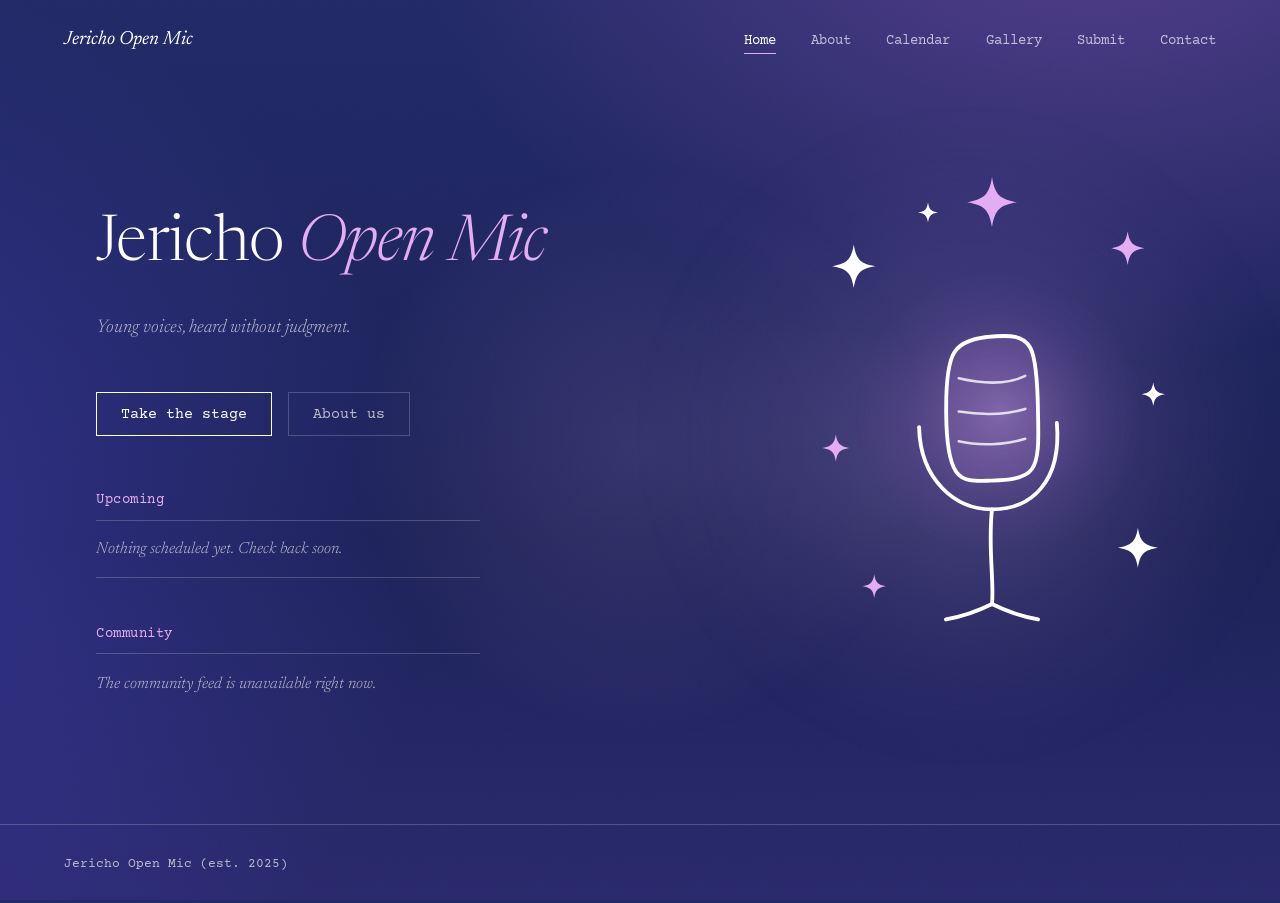
<file: index.html>
<!DOCTYPE html>
<html lang="en">
<head>
<meta charset="utf-8">
<meta name="viewport" content="width=device-width, initial-scale=1">
<title>Jericho Open Mic</title>
<meta name="description" content="Jericho Open Mic: a safe space for poets, comedians, writers, artists, and performers.">
<link rel="preconnect" href="https://fonts.googleapis.com"><link rel="preconnect" href="https://fonts.gstatic.com" crossorigin>
<link href="https://fonts.googleapis.com/css2?family=Courier+Prime&family=Newsreader:ital,opsz,wght@0,6..72,300;0,6..72,400;1,6..72,300;1,6..72,400&display=swap" rel="stylesheet">
<link rel="icon" href="/favicon.svg" type="image/svg+xml">
<link rel="icon" href="/favicon-48.png" sizes="48x48" type="image/png">
<link rel="icon" href="/favicon.ico" sizes="32x32">
<link rel="apple-touch-icon" href="/apple-touch-icon.png">
<link rel="stylesheet" href="styles.css">
</head>
<body data-page="home">
<a class="skip" href="#main">Skip to content</a>
<header class="site-header">
  <a class="brand" href="index.html">Jericho Open Mic</a>
  <button class="menu-btn" aria-expanded="false" aria-controls="nav">Menu</button>
  <nav class="nav" id="nav" aria-label="Main"><ul>
    <li><a href="index.html" aria-current="page">Home</a></li>
    <li><a href="about.html">About</a></li>
    <li><a href="calendar.html">Calendar</a></li>
    <li><a href="gallery.html">Gallery</a></li>
    <li><a href="submit.html">Submit</a></li>
    <li><a href="contact.html">Contact</a></li>
  </ul></nav>
</header>
<main id="main">
<section class="hero">
  <div class="hero-copy">
    <h1>Jericho <em>Open Mic</em></h1>
    <p class="fragment">Young voices, heard without judgment.</p>
    <div class="actions"><a class="btn" href="submit.html">Take the stage</a><a class="btn quiet" href="about.html">About us</a></div>
        <div class="feed"><span class="label">Upcoming</span><ul class="feed-list" id="feed-list"></ul></div>
    <div class="discord">
      <span class="label">Community</span>
      <div class="discord-body" id="discord-body"><p class="discord-note">Loading...</p></div>
    </div>
  </div>
  <div class="hero-art" aria-hidden="true">
    <svg viewBox="0 0 300 360" fill="none" stroke-linecap="round" stroke-linejoin="round">
      <defs><radialGradient id="glow"><stop offset="0" stop-color="#ab81cd" stop-opacity=".5"/><stop offset=".7" stop-color="#654597" stop-opacity=".18"/><stop offset="1" stop-color="#654597" stop-opacity="0"/></radialGradient></defs>
      <g class="halo"><path fill="url(#glow)" d="M262.4 195C264.4 220.2 255.6 249.8 236.9 268.8C218.1 287.7 176.7 307.1 150 308.7C123.3 310.3 93.8 297.6 76.6 278.6C59.4 259.7 46.8 221.3 46.8 195C46.8 168.7 59.1 142.2 76.3 120.8C93.5 99.4 125.2 67 150 66.5C174.8 66 206.2 96.4 224.9 117.8C243.7 139.2 260.4 169.8 262.4 195Z"><animate attributeName="d" dur="12s" begin="0s" repeatCount="indefinite" calcMode="spline" keyTimes="0;0.2;0.5;0.8;1" keySplines=".45 0 .55 1;.45 0 .55 1;.45 0 .55 1;.45 0 .55 1" values="M262.4 195C264.4 220.2 255.6 249.8 236.9 268.8C218.1 287.7 176.7 307.1 150 308.7C123.3 310.3 93.8 297.6 76.6 278.6C59.4 259.7 46.8 221.3 46.8 195C46.8 168.7 59.1 142.2 76.3 120.8C93.5 99.4 125.2 67 150 66.5C174.8 66 206.2 96.4 224.9 117.8C243.7 139.2 260.4 169.8 262.4 195Z;M272.1 195C271.8 221.9 255.5 258.9 235.2 276.1C214.8 293.3 179.5 298.9 150 298.5C120.5 298.1 76.2 290.9 58.5 273.7C40.7 256.4 41.3 223.2 43.4 195C45.5 166.8 53.1 124.5 70.9 104.4C88.7 84.3 122.4 72.7 150 74.4C177.6 76.1 216.2 94.3 236.6 114.4C256.9 134.6 272.3 168.1 272.1 195Z;M269.5 195C267.8 223.1 243.4 252.5 223.5 271.8C203.6 291.1 175.5 309.3 150 310.7C124.5 312.1 90.2 299.7 70.8 280.4C51.3 261.1 35.3 223.9 33.5 195C31.7 166.1 40.5 127.1 59.9 107.1C79.3 87 121 75.3 150 74.6C179 74 214.1 83 234 103.1C253.9 123.1 271.3 166.9 269.5 195Z;M275.3 195C276.4 221.7 265.2 248.8 244.3 269.8C223.4 290.8 178.3 319.8 150 321.2C121.7 322.6 91.6 299.2 74.4 278.2C57.2 257.2 49.1 223 46.7 195C44.4 167 43.4 128.6 60.6 109.9C77.8 91.2 120.5 83 150 83C179.5 82.9 217 90.8 237.9 109.4C258.7 128.1 274.3 168.3 275.3 195Z;M262.4 195C264.4 220.2 255.6 249.8 236.9 268.8C218.1 287.7 176.7 307.1 150 308.7C123.3 310.3 93.8 297.6 76.6 278.6C59.4 259.7 46.8 221.3 46.8 195C46.8 168.7 59.1 142.2 76.3 120.8C93.5 99.4 125.2 67 150 66.5C174.8 66 206.2 96.4 224.9 117.8C243.7 139.2 260.4 169.8 262.4 195Z"/></path></g>
      <g stroke="#e2adf2" stroke-width="1.2">
        <g class="ring"><path d="M255.4 195C257.2 220.4 245.4 256.4 227.9 274.2C210.3 292 174.3 302.5 150 302C125.7 301.4 99.8 288.9 82.1 271.1C64.3 253.3 45 219.5 43.4 195C41.7 170.5 54.6 142 72.4 124.2C90.1 106.4 125.8 88.3 150 88C174.2 87.6 199.9 104.1 217.5 121.9C235 139.8 253.7 169.6 255.4 195Z"><animate attributeName="d" dur="10s" begin="0s" repeatCount="indefinite" calcMode="spline" keyTimes="0;0.3;0.7;1" keySplines=".45 0 .55 1;.45 0 .55 1;.45 0 .55 1" values="M255.4 195C257.2 220.4 245.4 256.4 227.9 274.2C210.3 292 174.3 302.5 150 302C125.7 301.4 99.8 288.9 82.1 271.1C64.3 253.3 45 219.5 43.4 195C41.7 170.5 54.6 142 72.4 124.2C90.1 106.4 125.8 88.3 150 88C174.2 87.6 199.9 104.1 217.5 121.9C235 139.8 253.7 169.6 255.4 195Z;M248 195C247.6 219.9 234.3 255.4 217.9 272C201.6 288.5 173.3 294.2 150 294.5C126.7 294.7 93.9 289.8 77.8 273.3C61.8 256.7 53.9 221.1 53.5 195C53.2 168.9 59.8 135 75.8 116.6C91.9 98.2 125.9 83.5 150 84.4C174.1 85.4 204.4 104.1 220.7 122.5C237.1 141 248.5 170.1 248 195Z;M251.5 195C251.5 219.2 246.3 247.6 229.4 264.1C212.5 280.6 174.9 293.5 150 294.2C125.1 294.9 97.5 284.9 79.9 268.3C62.3 251.8 43.9 219.3 44.4 195C44.9 170.7 65.2 140 82.8 122.5C100.4 105 125.6 90.4 150 89.8C174.4 89.2 212.4 101.5 229.3 119C246.2 136.6 251.4 170.8 251.5 195Z;M255.4 195C257.2 220.4 245.4 256.4 227.9 274.2C210.3 292 174.3 302.5 150 302C125.7 301.4 99.8 288.9 82.1 271.1C64.3 253.3 45 219.5 43.4 195C41.7 170.5 54.6 142 72.4 124.2C90.1 106.4 125.8 88.3 150 88C174.2 87.6 199.9 104.1 217.5 121.9C235 139.8 253.7 169.6 255.4 195Z"/></path></g>
        <g class="ring" style="--w:2.5s"><path d="M254.3 195C255.3 217.9 243.2 244.7 225.8 262.9C208.4 281 175.7 302.5 150 304C124.3 305.6 88.7 290.5 71.7 272.3C54.7 254.2 46.3 220.4 47.9 195C49.6 169.6 64.5 135.8 81.5 119.8C98.5 103.7 126.9 97.8 150 98.8C173.1 99.8 202.5 109.7 219.8 125.8C237.2 141.8 253.3 172.1 254.3 195Z"><animate attributeName="d" dur="10s" begin="-3s" repeatCount="indefinite" calcMode="spline" keyTimes="0;0.3;0.7;1" keySplines=".45 0 .55 1;.45 0 .55 1;.45 0 .55 1" values="M254.3 195C255.3 217.9 243.2 244.7 225.8 262.9C208.4 281 175.7 302.5 150 304C124.3 305.6 88.7 290.5 71.7 272.3C54.7 254.2 46.3 220.4 47.9 195C49.6 169.6 64.5 135.8 81.5 119.8C98.5 103.7 126.9 97.8 150 98.8C173.1 99.8 202.5 109.7 219.8 125.8C237.2 141.8 253.3 172.1 254.3 195Z;M251.1 195C249.3 219.8 234 247.2 217.2 264.1C200.3 281 172.4 295 150 296.5C127.6 298.1 100.2 290.2 82.5 273.3C64.8 256.4 44.4 220 43.9 195C43.5 170 61.9 139.6 79.6 123.4C97.3 107.2 125.3 99.2 150 97.8C174.7 96.4 211.1 99 228 115.2C244.8 131.4 252.9 170.2 251.1 195Z;M253.4 195C252.4 219.7 235.5 246.8 218.3 263.5C201 280.1 174.3 294.6 150 294.8C125.7 294.9 88.2 280.9 72.3 264.2C56.4 247.6 53.9 218 54.6 195C55.2 172 60.2 141.9 76.1 126C92 110 125.4 101.3 150 99.5C174.6 97.7 206.7 99.5 223.9 115.4C241.1 131.3 254.3 170.3 253.4 195Z;M254.3 195C255.3 217.9 243.2 244.7 225.8 262.9C208.4 281 175.7 302.5 150 304C124.3 305.6 88.7 290.5 71.7 272.3C54.7 254.2 46.3 220.4 47.9 195C49.6 169.6 64.5 135.8 81.5 119.8C98.5 103.7 126.9 97.8 150 98.8C173.1 99.8 202.5 109.7 219.8 125.8C237.2 141.8 253.3 172.1 254.3 195Z"/></path></g>
      </g>
      <g class="mic" stroke="#fff" stroke-width="3">
        <path fill="#ab81cd" fill-opacity=".14" d="M150 125C160.7 125 175.5 127 182 137C188.5 147 189.2 169.8 189 185C188.8 200.2 187.5 218.5 181 228C174.5 237.5 160.3 242 150 242C139.7 242 125.5 237.5 119 228C112.5 218.5 111.2 200.2 111 185C110.8 169.8 111.5 147 118 137C124.5 127 139.3 125 150 125Z"><animate attributeName="d" dur="8s" begin="0s" repeatCount="indefinite" calcMode="spline" keyTimes="0;0.2;0.5;0.8;1" keySplines=".45 0 .55 1;.45 0 .55 1;.45 0 .55 1;.45 0 .55 1" values="M150 125C160.7 125 175.5 127 182 137C188.5 147 189.2 169.8 189 185C188.8 200.2 187.5 218.5 181 228C174.5 237.5 160.3 242 150 242C139.7 242 125.5 237.5 119 228C112.5 218.5 111.2 200.2 111 185C110.8 169.8 111.5 147 118 137C124.5 127 139.3 125 150 125Z;M153.3 126.8C163.1 126.2 174.4 125.7 179.9 135.8C185.3 145.9 185.8 171.7 186 187.4C186.2 203.2 187.5 221.8 181.3 230.5C175 239.2 158.4 239.2 148.5 239.5C138.6 239.8 127.5 241 121.8 232.4C116.1 223.7 114.3 203.3 114.2 187.8C114 172.2 114.3 149.3 120.9 139.2C127.4 129 143.4 127.3 153.3 126.8Z;M147.5 125.2C158.4 124.9 174.5 123.1 180.7 132.8C186.9 142.4 185.1 166.9 184.8 183C184.4 199.2 183.9 220 178.8 229.7C173.7 239.5 163.4 241.1 154.1 241.5C144.8 242 129.4 242 122.9 232.4C116.4 222.8 116.3 200.1 115.1 183.8C113.9 167.5 110.1 144.3 115.5 134.5C120.9 124.8 136.7 125.5 147.5 125.2Z;M147.3 122.3C158.6 122.5 175.7 130.2 183.1 140.6C190.6 151 192.2 169.8 192.1 184.8C191.9 199.8 190 220.9 182.4 230.7C174.7 240.5 156.2 243.5 146.3 243.4C136.3 243.4 128.2 240.3 122.7 230.5C117.2 220.8 114.5 200 113.3 184.8C112 169.6 109.4 150 115.1 139.6C120.8 129.2 135.9 122.2 147.3 122.3Z;M150 125C160.7 125 175.5 127 182 137C188.5 147 189.2 169.8 189 185C188.8 200.2 187.5 218.5 181 228C174.5 237.5 160.3 242 150 242C139.7 242 125.5 237.5 119 228C112.5 218.5 111.2 200.2 111 185C110.8 169.8 111.5 147 118 137C124.5 127 139.3 125 150 125Z"/></path>
        <g stroke-width="2" stroke-opacity=".8">
          <path d="M124 159.3C140 165.8 160 165.8 176 157.3"><animate attributeName="d" dur="8s" begin="0s" repeatCount="indefinite" calcMode="spline" keyTimes="0;0.2;0.5;0.8;1" keySplines=".45 0 .55 1;.45 0 .55 1;.45 0 .55 1;.45 0 .55 1" values="M124 159.3C140 165.8 160 165.8 176 157.3;M124 159.6C140 163.4 160 165.7 176 157.6;M124 160.9C140 162 160 160.8 176 158.9;M124 158.6C140 166.4 160 164.8 176 156.6;M124 159.3C140 165.8 160 165.8 176 157.3"/></path><path d="M124 183.6C140 191 160 190.9 176 181.6"><animate attributeName="d" dur="8s" begin="0s" repeatCount="indefinite" calcMode="spline" keyTimes="0;0.2;0.5;0.8;1" keySplines=".45 0 .55 1;.45 0 .55 1;.45 0 .55 1;.45 0 .55 1" values="M124 183.6C140 191 160 190.9 176 181.6;M124 185.6C140 188.1 160 188.3 176 183.6;M124 183.5C140 186.1 160 190.8 176 181.5;M124 185.6C140 189.2 160 190.6 176 183.6;M124 183.6C140 191 160 190.9 176 181.6"/></path><path d="M124 209.7C140 216.2 160 215 176 207.7"><animate attributeName="d" dur="8s" begin="0s" repeatCount="indefinite" calcMode="spline" keyTimes="0;0.2;0.5;0.8;1" keySplines=".45 0 .55 1;.45 0 .55 1;.45 0 .55 1;.45 0 .55 1" values="M124 209.7C140 216.2 160 215 176 207.7;M124 208.8C140 212.5 160 211.8 176 206.8;M124 209C140 214.5 160 211.6 176 207;M124 209.7C140 211.8 160 215.5 176 207.7;M124 209.7C140 216.2 160 215 176 207.7"/></path>
        </g>
        <path d="M95.1 195.7C97.8 244 119.2 263.7 150 262C182 262.1 204.2 233.2 202.6 192.1"><animate attributeName="d" dur="8s" begin="0s" repeatCount="indefinite" calcMode="spline" keyTimes="0;0.2;0.5;0.8;1" keySplines=".45 0 .55 1;.45 0 .55 1;.45 0 .55 1;.45 0 .55 1" values="M95.1 195.7C97.8 244 119.2 263.7 150 262C182 262.1 204.2 233.2 202.6 192.1;M93 197.8C93.7 239.7 122.3 262.2 150 262C180.3 262.1 204.6 240.8 200.6 194.4;M94.5 194.7C99.7 240.1 120.6 263 150 262C186.1 261.8 205.1 238.1 203.1 195.2;M95.7 196.2C96.8 244.4 122 263.5 150 262C186.4 261 204.6 242.4 205 191.8;M95.1 195.7C97.8 244 119.2 263.7 150 262C182 262.1 204.2 233.2 202.6 192.1"/></path>
        <path d="M150 262C147.2 289.5 144.7 312.9 150 336"><animate attributeName="d" dur="8s" begin="0s" repeatCount="indefinite" calcMode="spline" keyTimes="0;0.2;0.5;0.8;1" keySplines=".45 0 .55 1;.45 0 .55 1;.45 0 .55 1;.45 0 .55 1" values="M150 262C147.2 289.5 144.7 312.9 150 336;M150 262C146.7 291.4 151.8 318.2 150 336;M150 262C147.5 291.7 150.6 312.1 150 336;M150 262C154.8 293.7 146.2 318.6 150 336;M150 262C147.2 289.5 144.7 312.9 150 336"/></path>
        <path d="M150 336C138 342 126 346 114 348"/><path d="M150 336C162 342 174 346 186 348"/>
      </g>
      <g>
        <g transform="translate(42 72) scale(1.3)"><g class="twinkle" style="--w:0s"><path d="M0 -13C1.5 -4 4 -1.5 13 0C4 1.5 1.5 4 0 13C-1.5 4 -4 1.5 -13 0C-4 -1.5 -1.5 -4 0 -13Z" fill="#fff"/></g></g>
        <g transform="translate(256 58) scale(1)"><g class="twinkle" style="--w:1.1s"><path d="M0 -13C1.5 -4 4 -1.5 13 0C4 1.5 1.5 4 0 13C-1.5 4 -4 1.5 -13 0C-4 -1.5 -1.5 -4 0 -13Z" fill="#e2adf2"/></g></g>
        <g transform="translate(276 172) scale(0.7)"><g class="twinkle" style="--w:2.2s"><path d="M0 -13C1.5 -4 4 -1.5 13 0C4 1.5 1.5 4 0 13C-1.5 4 -4 1.5 -13 0C-4 -1.5 -1.5 -4 0 -13Z" fill="#fff"/></g></g>
        <g transform="translate(28 214) scale(0.8)"><g class="twinkle" style="--w:0.6s"><path d="M0 -13C1.5 -4 4 -1.5 13 0C4 1.5 1.5 4 0 13C-1.5 4 -4 1.5 -13 0C-4 -1.5 -1.5 -4 0 -13Z" fill="#e2adf2"/></g></g>
        <g transform="translate(264 292) scale(1.2)"><g class="twinkle" style="--w:1.7s"><path d="M0 -13C1.5 -4 4 -1.5 13 0C4 1.5 1.5 4 0 13C-1.5 4 -4 1.5 -13 0C-4 -1.5 -1.5 -4 0 -13Z" fill="#fff"/></g></g>
        <g transform="translate(58 322) scale(0.7)"><g class="twinkle" style="--w:2.6s"><path d="M0 -13C1.5 -4 4 -1.5 13 0C4 1.5 1.5 4 0 13C-1.5 4 -4 1.5 -13 0C-4 -1.5 -1.5 -4 0 -13Z" fill="#e2adf2"/></g></g>
        <g transform="translate(150 22) scale(1.5)"><g class="twinkle" style="--w:0.3s"><path d="M0 -13C1.5 -4 4 -1.5 13 0C4 1.5 1.5 4 0 13C-1.5 4 -4 1.5 -13 0C-4 -1.5 -1.5 -4 0 -13Z" fill="#e2adf2"/></g></g>
        <g transform="translate(100 30) scale(0.6)"><g class="twinkle" style="--w:1.4s"><path d="M0 -13C1.5 -4 4 -1.5 13 0C4 1.5 1.5 4 0 13C-1.5 4 -4 1.5 -13 0C-4 -1.5 -1.5 -4 0 -13Z" fill="#fff"/></g></g>
      </g>
    </svg>
  </div>
</section>
</main>
<footer>Jericho Open Mic (est. 2025)</footer>
<script src="content.js"></script>
<script src="script.js"></script>
</body>
</html>
</file>
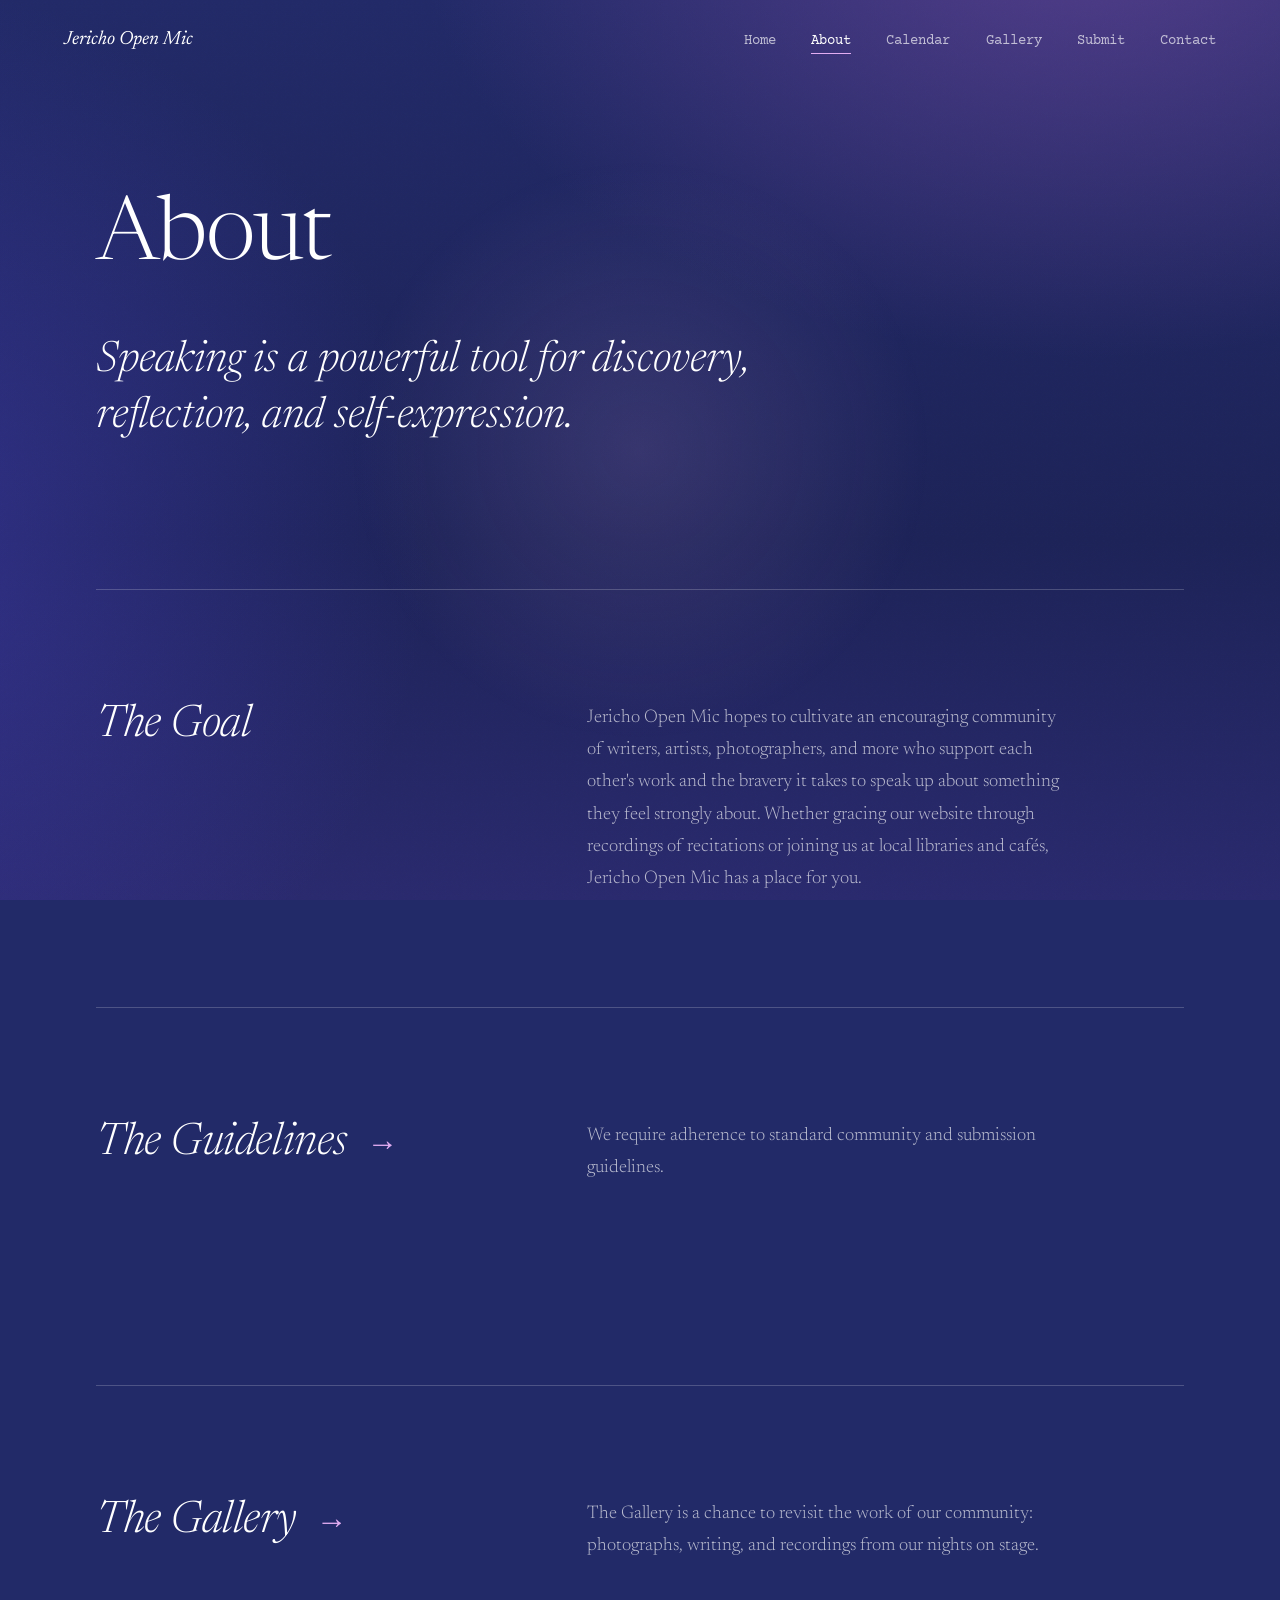
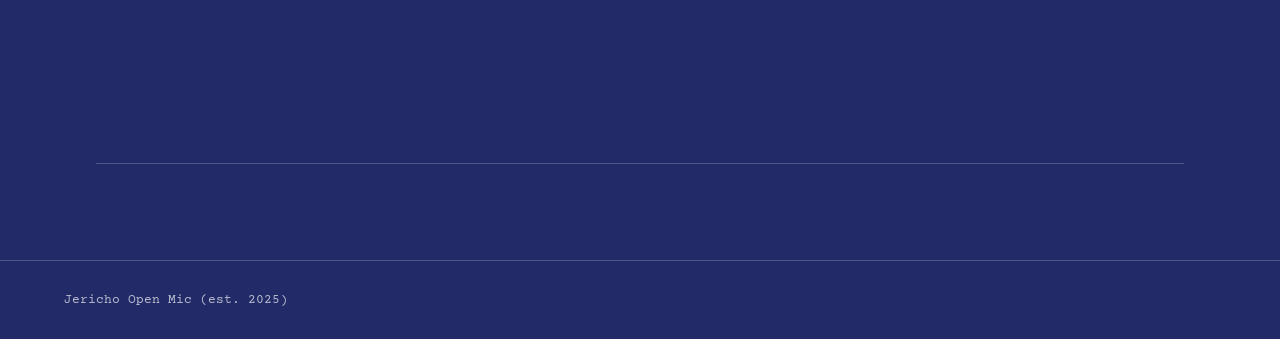
<file: about.html>
<!DOCTYPE html>
<html lang="en">
<head>
<meta charset="utf-8">
<meta name="viewport" content="width=device-width, initial-scale=1">
<title>About - Jericho Open Mic</title>
<meta name="description" content="Jericho Open Mic: a safe space for poets, comedians, writers, artists, and performers.">
<link rel="preconnect" href="https://fonts.googleapis.com"><link rel="preconnect" href="https://fonts.gstatic.com" crossorigin>
<link href="https://fonts.googleapis.com/css2?family=Courier+Prime&family=Newsreader:ital,opsz,wght@0,6..72,300;0,6..72,400;1,6..72,300;1,6..72,400&display=swap" rel="stylesheet">
<link rel="icon" href="/favicon.svg" type="image/svg+xml">
<link rel="icon" href="/favicon-48.png" sizes="48x48" type="image/png">
<link rel="icon" href="/favicon.ico" sizes="32x32">
<link rel="apple-touch-icon" href="/apple-touch-icon.png">
<link rel="stylesheet" href="styles.css">
</head>
<body data-page="about">
<a class="skip" href="#main">Skip to content</a>
<header class="site-header">
  <a class="brand" href="index.html">Jericho Open Mic</a>
  <button class="menu-btn" aria-expanded="false" aria-controls="nav">Menu</button>
  <nav class="nav" id="nav" aria-label="Main"><ul>
    <li><a href="index.html">Home</a></li>
    <li><a href="about.html" aria-current="page">About</a></li>
    <li><a href="calendar.html">Calendar</a></li>
    <li><a href="gallery.html">Gallery</a></li>
    <li><a href="submit.html">Submit</a></li>
    <li><a href="contact.html">Contact</a></li>
  </ul></nav>
</header>
<main id="main">
<div class="page-head"><h1>About</h1></div>
<div class="wrap">
  <p class="about-lead">Speaking is a powerful tool for discovery, reflection, and self-expression.</p>
  <div class="about-table">
    <section class="about-row">
      <h2>The Goal</h2>
      <p>Jericho Open Mic hopes to cultivate an encouraging community of writers, artists, photographers, and more who support each other's work and the bravery it takes to speak up about something they feel strongly about. Whether gracing our website through recordings of recitations or joining us at local libraries and cafés, Jericho Open Mic has a place for you.</p>
    </section>
    <section class="about-row">
      <h2><a href="submit.html">The Guidelines <span aria-hidden="true">&rarr;</span></a></h2>
      <p>We require adherence to standard community and submission guidelines.</p>
    </section>
    <section class="about-row">
      <h2><a href="gallery.html">The Gallery <span aria-hidden="true">&rarr;</span></a></h2>
      <p>The Gallery is a chance to revisit the work of our community: photographs, writing, and recordings from our nights on stage.</p>
    </section>
  </div>
</div>
</main>
<footer>Jericho Open Mic (est. 2025)</footer>
<script src="content.js"></script>
<script src="script.js"></script>
</body>
</html>
</file>
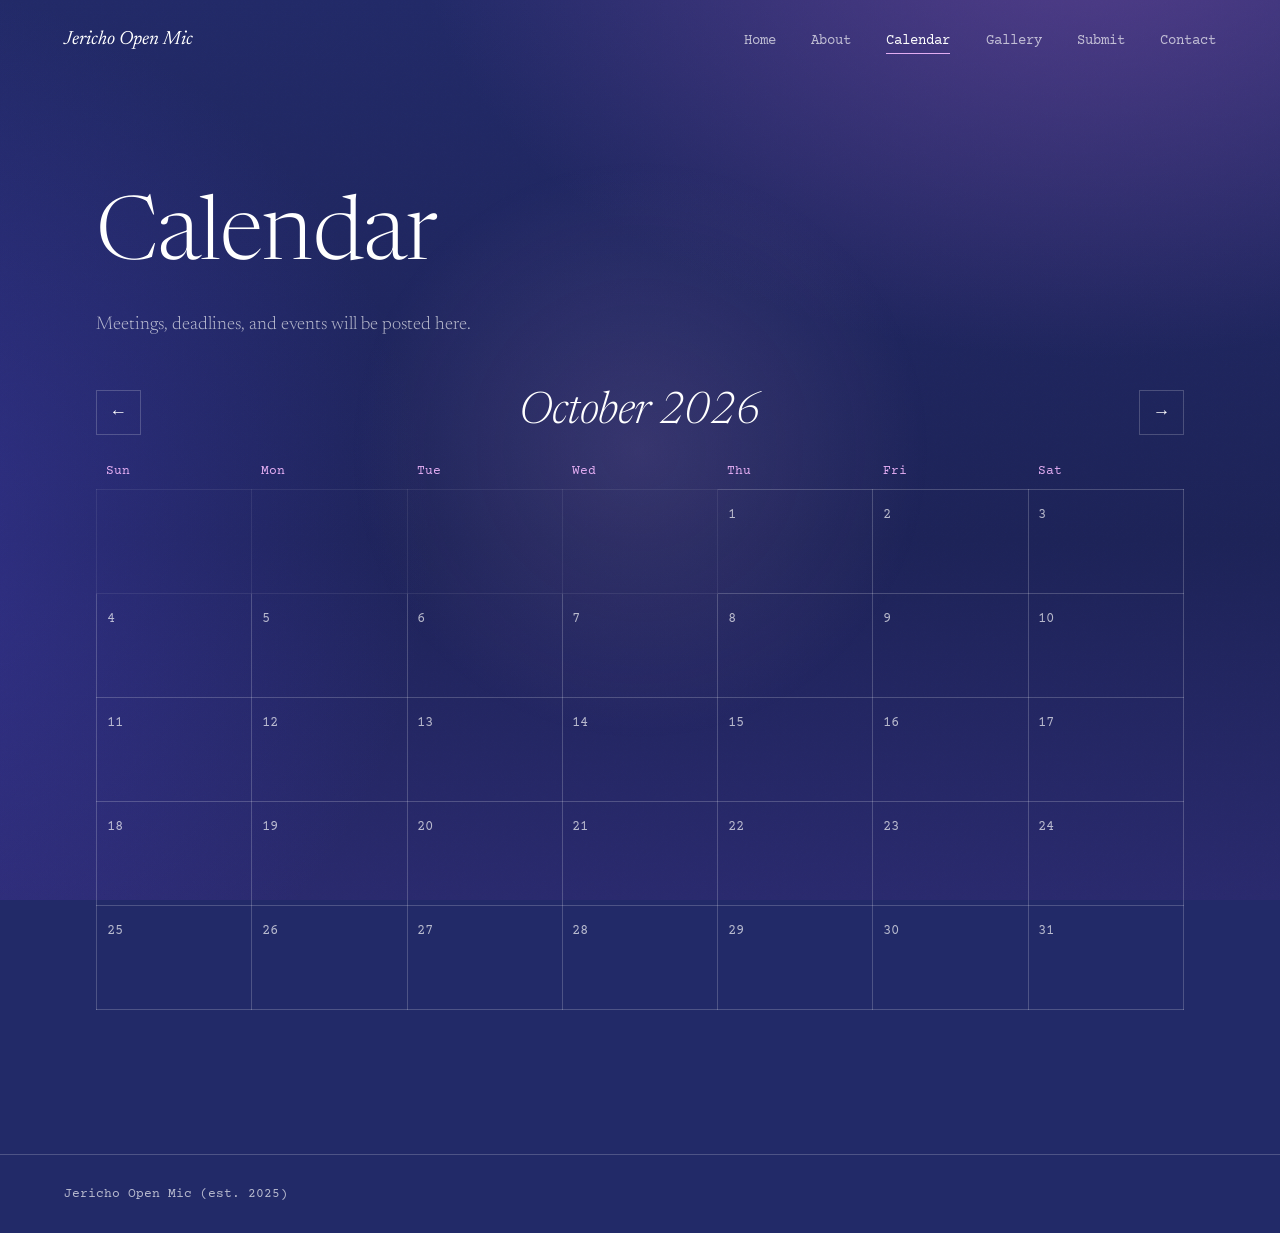
<file: calendar.html>
<!DOCTYPE html>
<html lang="en">
<head>
<meta charset="utf-8">
<meta name="viewport" content="width=device-width, initial-scale=1">
<title>Calendar - Jericho Open Mic</title>
<meta name="description" content="Jericho Open Mic: a safe space for poets, comedians, writers, artists, and performers.">
<link rel="preconnect" href="https://fonts.googleapis.com"><link rel="preconnect" href="https://fonts.gstatic.com" crossorigin>
<link href="https://fonts.googleapis.com/css2?family=Courier+Prime&family=Newsreader:ital,opsz,wght@0,6..72,300;0,6..72,400;1,6..72,300;1,6..72,400&display=swap" rel="stylesheet">
<link rel="icon" href="/favicon.svg" type="image/svg+xml">
<link rel="icon" href="/favicon-48.png" sizes="48x48" type="image/png">
<link rel="icon" href="/favicon.ico" sizes="32x32">
<link rel="apple-touch-icon" href="/apple-touch-icon.png">
<link rel="stylesheet" href="styles.css">
</head>
<body data-page="calendar">
<a class="skip" href="#main">Skip to content</a>
<header class="site-header">
  <a class="brand" href="index.html">Jericho Open Mic</a>
  <button class="menu-btn" aria-expanded="false" aria-controls="nav">Menu</button>
  <nav class="nav" id="nav" aria-label="Main"><ul>
    <li><a href="index.html">Home</a></li>
    <li><a href="about.html">About</a></li>
    <li><a href="calendar.html" aria-current="page">Calendar</a></li>
    <li><a href="gallery.html">Gallery</a></li>
    <li><a href="submit.html">Submit</a></li>
    <li><a href="contact.html">Contact</a></li>
  </ul></nav>
</header>
<main id="main">
<div class="page-head"><h1>Calendar</h1><p>Meetings, deadlines, and events will be posted here.</p></div>
<div class="cal">
  <div class="cal-nav">
    <button class="cal-btn" id="cal-prev" aria-label="Previous month">&larr;</button>
    <h2 id="cal-label" aria-live="polite"></h2>
    <button class="cal-btn" id="cal-next" aria-label="Next month">&rarr;</button>
  </div>
  <table class="cal-grid">
    <thead><tr><th scope="col">Sun</th><th scope="col">Mon</th><th scope="col">Tue</th><th scope="col">Wed</th><th scope="col">Thu</th><th scope="col">Fri</th><th scope="col">Sat</th></tr></thead>
    <tbody id="cal-body"></tbody>
  </table>
  <ul class="cal-list" id="cal-list"></ul>
</div>
</main>
<footer>Jericho Open Mic (est. 2025)</footer>
<script src="content.js"></script>
<script src="script.js"></script>
</body>
</html>
</file>
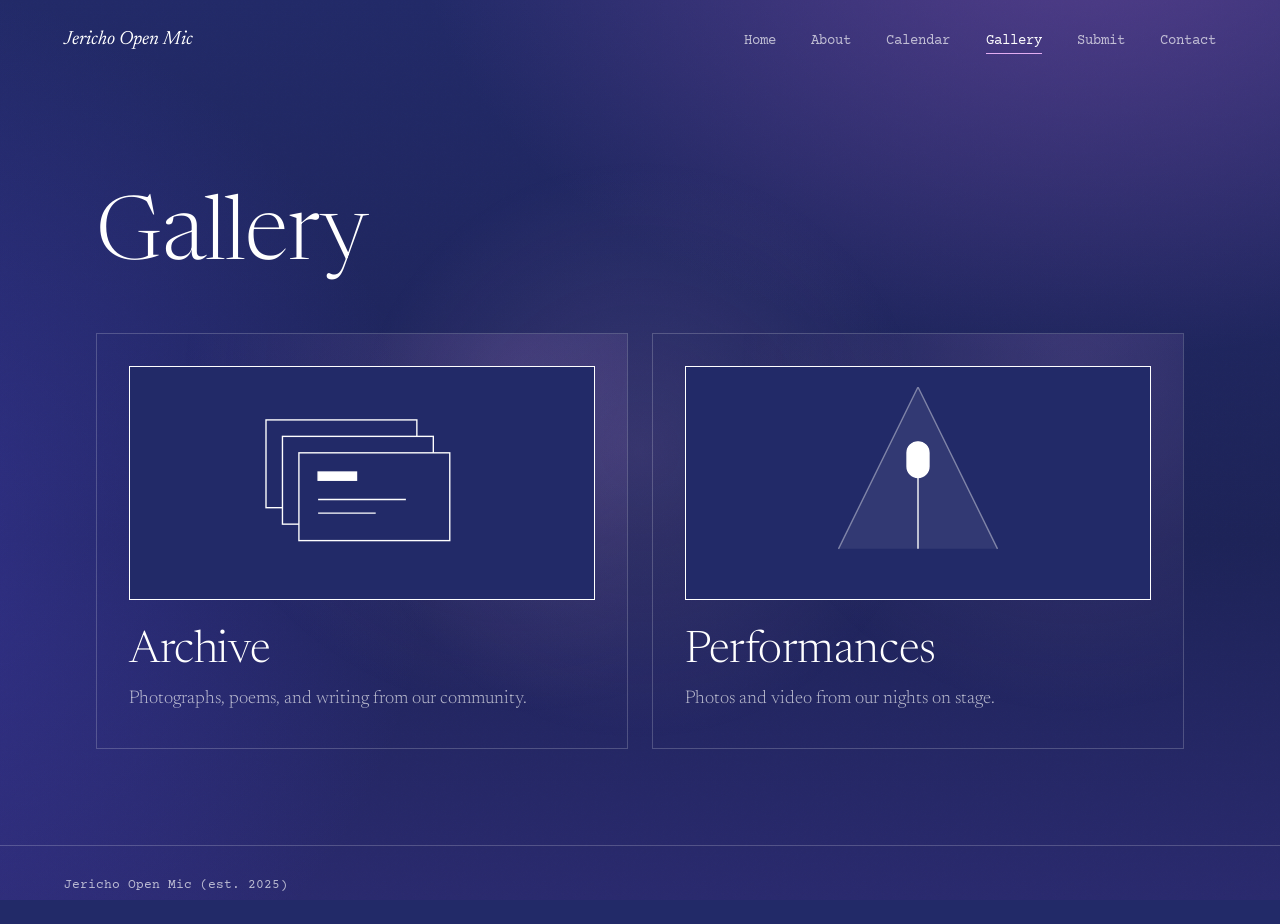
<file: gallery.html>
<!DOCTYPE html>
<html lang="en">
<head>
<meta charset="utf-8">
<meta name="viewport" content="width=device-width, initial-scale=1">
<title>Gallery - Jericho Open Mic</title>
<meta name="description" content="Jericho Open Mic: a safe space for poets, comedians, writers, artists, and performers.">
<link rel="preconnect" href="https://fonts.googleapis.com"><link rel="preconnect" href="https://fonts.gstatic.com" crossorigin>
<link href="https://fonts.googleapis.com/css2?family=Courier+Prime&family=Newsreader:ital,opsz,wght@0,6..72,300;0,6..72,400;1,6..72,300;1,6..72,400&display=swap" rel="stylesheet">
<link rel="icon" href="/favicon.svg" type="image/svg+xml">
<link rel="icon" href="/favicon-48.png" sizes="48x48" type="image/png">
<link rel="icon" href="/favicon.ico" sizes="32x32">
<link rel="apple-touch-icon" href="/apple-touch-icon.png">
<link rel="stylesheet" href="styles.css">
</head>
<body data-page="gallery">
<a class="skip" href="#main">Skip to content</a>
<header class="site-header">
  <a class="brand" href="index.html">Jericho Open Mic</a>
  <button class="menu-btn" aria-expanded="false" aria-controls="nav">Menu</button>
  <nav class="nav" id="nav" aria-label="Main"><ul>
    <li><a href="index.html">Home</a></li>
    <li><a href="about.html">About</a></li>
    <li><a href="calendar.html">Calendar</a></li>
    <li><a href="gallery.html" aria-current="page">Gallery</a></li>
    <li><a href="submit.html">Submit</a></li>
    <li><a href="contact.html">Contact</a></li>
  </ul></nav>
</header>
<main id="main">
<div class="page-head"><h1>Gallery</h1></div>
<div class="panels">
  <a class="panel" href="archive.html"><div class="panel-art" aria-hidden="true"><svg viewBox="0 0 240 140" fill="none" stroke="#fff" stroke-width="1" preserveAspectRatio="xMidYMid meet">
      <rect x="50" y="24" width="110" height="64" fill="#222a68"/><rect x="62" y="36" width="110" height="64" fill="#222a68"/>
      <rect x="74" y="48" width="110" height="64" fill="#222a68"/><rect x="88" y="62" width="28" height="6" fill="#fff"/>
      <path d="M88 82h64M88 92h42"/></svg></div>
    <h2>Archive</h2><p>Photographs, poems, and writing from our community.</p></a>
  <a class="panel" href="performances.html"><div class="panel-art" aria-hidden="true"><svg viewBox="0 0 240 140" fill="none" stroke="#fff" stroke-width="1" preserveAspectRatio="xMidYMid meet">
      <path d="M62 118 120 0l58 118" fill="#fff" fill-opacity=".07" stroke-opacity=".4"/><path d="M120 66v52"/>
      <rect x="112" y="40" width="16" height="26" rx="8" fill="#fff"/></svg></div>
    <h2>Performances</h2><p>Photos and video from our nights on stage.</p></a>
</div>
</main>
<footer>Jericho Open Mic (est. 2025)</footer>
<script src="content.js"></script>
<script src="script.js"></script>
</body>
</html>
</file>
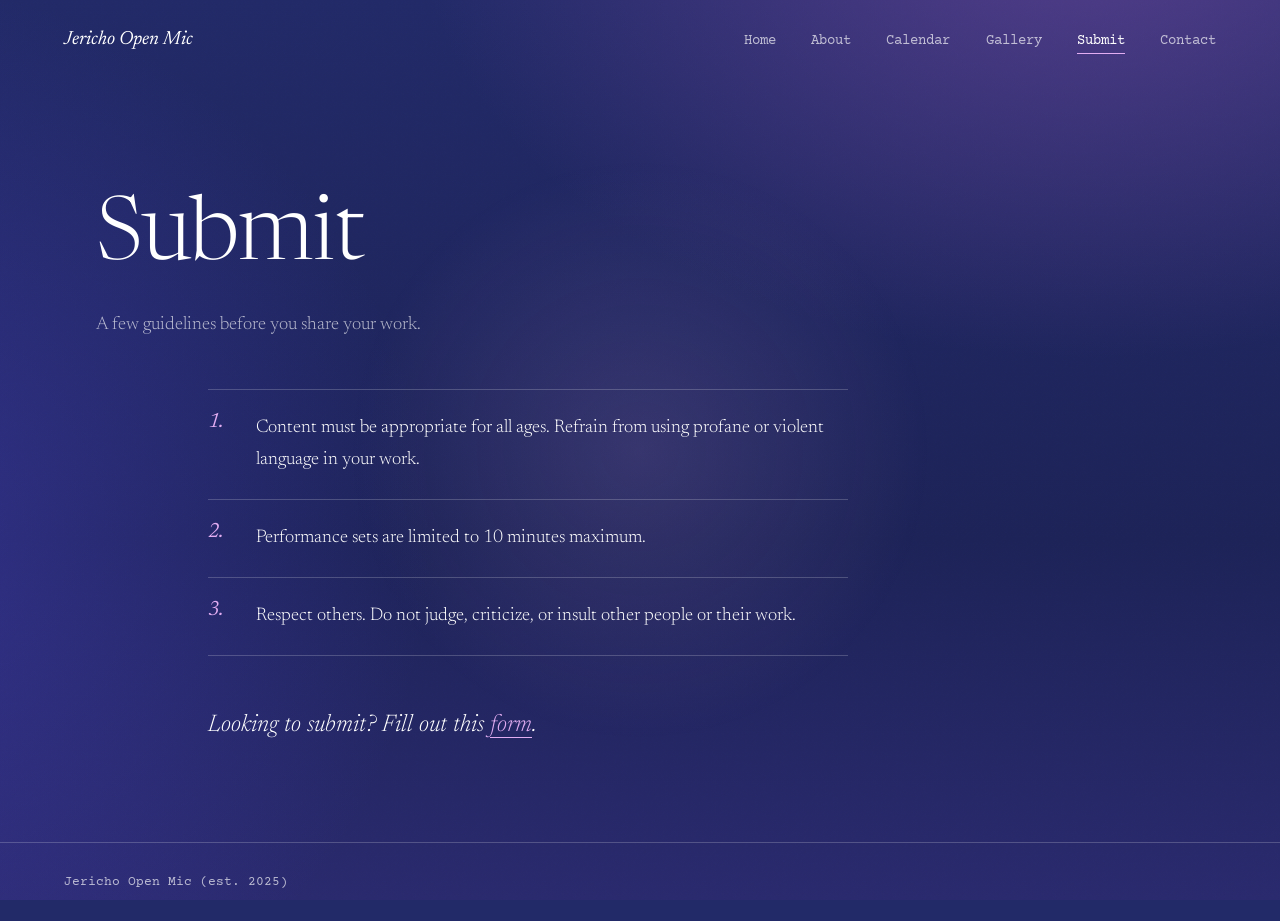
<file: submit.html>
<!DOCTYPE html>
<html lang="en">
<head>
<meta charset="utf-8">
<meta name="viewport" content="width=device-width, initial-scale=1">
<title>Submit - Jericho Open Mic</title>
<meta name="description" content="Jericho Open Mic: a safe space for poets, comedians, writers, artists, and performers.">
<link rel="preconnect" href="https://fonts.googleapis.com"><link rel="preconnect" href="https://fonts.gstatic.com" crossorigin>
<link href="https://fonts.googleapis.com/css2?family=Courier+Prime&family=Newsreader:ital,opsz,wght@0,6..72,300;0,6..72,400;1,6..72,300;1,6..72,400&display=swap" rel="stylesheet">
<link rel="icon" href="/favicon.svg" type="image/svg+xml">
<link rel="icon" href="/favicon-48.png" sizes="48x48" type="image/png">
<link rel="icon" href="/favicon.ico" sizes="32x32">
<link rel="apple-touch-icon" href="/apple-touch-icon.png">
<link rel="stylesheet" href="styles.css">
</head>
<body data-page="submit">
<a class="skip" href="#main">Skip to content</a>
<header class="site-header">
  <a class="brand" href="index.html">Jericho Open Mic</a>
  <button class="menu-btn" aria-expanded="false" aria-controls="nav">Menu</button>
  <nav class="nav" id="nav" aria-label="Main"><ul>
    <li><a href="index.html">Home</a></li>
    <li><a href="about.html">About</a></li>
    <li><a href="calendar.html">Calendar</a></li>
    <li><a href="gallery.html">Gallery</a></li>
    <li><a href="submit.html" aria-current="page">Submit</a></li>
    <li><a href="contact.html">Contact</a></li>
  </ul></nav>
</header>
<main id="main">
<div class="page-head"><h1>Submit</h1><p>A few guidelines before you share your work.</p></div>
<ol class="rules">
  <li>Content must be appropriate for all ages. Refrain from using profane or violent language in your work.</li>
  <li>Performance sets are limited to 10 minutes maximum.</li>
  <li>Respect others. Do not judge, criticize, or insult other people or their work.</li>
</ol>
<p class="cta-line">Looking to submit? Fill out this <a class="inline" href="https://forms.gle/zxxRWGCDHzycoyQS6" target="_blank" rel="noopener">form</a>.</p>
</main>
<footer>Jericho Open Mic (est. 2025)</footer>
<script src="content.js"></script>
<script src="script.js"></script>
</body>
</html>
</file>
<file: styles.css>
/* Jericho Open Mic â€” oneiric design system. Edit tokens here first. */
:root{
  --violet:#574ae2; --navy:#222a68; --plum:#654597;
  --lavender:#ab81cd; --pink-lavender:#e2adf2; --white:#fff;
  --rule:rgba(255,255,255,.2); --muted:rgba(255,255,255,.68);
  --serif:"Newsreader","Times New Roman",serif;
  --type:"Courier Prime","Courier New",monospace;
  --pad:clamp(1.25rem,5vw,4.5rem);
  --mx:.5; --my:.5; /* cursor position 0-1, updated by script.js */
}
*{box-sizing:border-box;margin:0}
html{background:var(--navy)}
body{
  min-height:100vh;color:var(--white);font:300 1.15rem/1.75 var(--serif);
  background:
    radial-gradient(60rem 40rem at calc(85% + (var(--mx) - .5) * 12%) calc(-10% + (var(--my) - .5) * 14%),rgba(101,69,151,.75),transparent 70%),
    radial-gradient(50rem 50rem at calc(-10% - (var(--mx) - .5) * 10%) calc(60% - (var(--my) - .5) * 12%),rgba(87,74,226,.35),transparent 70%),
    linear-gradient(180deg,var(--navy),#1d2358 60%,#2a2a6e);
  background-attachment:fixed;position:relative;overflow-x:hidden;display:flex;flex-direction:column;
}
/* soft light that trails the cursor (fine pointers only) */
@media (pointer:fine){
  body::before{content:"";position:fixed;inset:0;pointer-events:none;z-index:0;
    background:radial-gradient(26rem circle at calc(var(--mx) * 100%) calc(var(--my) * 100%),rgba(226,173,242,.13),transparent 70%)}
}
/* grain */
body::after{content:"";position:fixed;inset:0;pointer-events:none;opacity:.07;mix-blend-mode:overlay;
  background-image:url("data:image/svg+xml,%3Csvg xmlns='http://www.w3.org/2000/svg' width='160' height='160'%3E%3Cfilter id='n'%3E%3CfeTurbulence baseFrequency='.9' numOctaves='2'/%3E%3C/filter%3E%3Crect width='100%25' height='100%25' filter='url(%23n)'/%3E%3C/svg%3E")}
a{color:inherit}
:focus-visible{outline:1px solid var(--pink-lavender);outline-offset:4px}
.skip{position:absolute;left:-999px}.skip:focus{left:1rem;top:1rem;background:var(--navy);padding:.5rem;z-index:9}

/* header */
.site-header{display:flex;justify-content:space-between;align-items:baseline;padding:1.5rem var(--pad);position:relative;z-index:2}
.brand{font:italic 400 1.2rem var(--serif);text-decoration:none}
.nav ul{list-style:none;padding:0;display:flex;gap:2.2rem}
.nav a{font:.9rem var(--type);text-decoration:none;color:var(--muted);padding-bottom:.25rem;border-bottom:1px solid transparent;transition:color .3s,border-color .3s}
.nav a:hover,.nav a[aria-current="page"]{color:var(--white);border-color:var(--pink-lavender)}
.menu-btn{display:none;background:none;border:1px solid var(--rule);color:inherit;font:.85rem var(--type);padding:.4rem .8rem;cursor:pointer}

/* layout */
main{flex:1 0 auto;padding:0 var(--pad) 6rem;position:relative;z-index:1}
.wrap{max-width:68rem;margin:0 auto}
.label{font:.85rem var(--type);color:var(--pink-lavender);letter-spacing:.04em}
h1,h2{font-weight:300;line-height:1.05;letter-spacing:-.01em}
h1{font-size:clamp(2.6rem,7vw,5.5rem)}
h1 em,h2 em{font-style:italic;color:var(--pink-lavender)}
h2{font-size:clamp(1.8rem,3.5vw,2.8rem)}
.rule{border:0;border-top:1px solid var(--rule);margin:3rem 0}
.page-head{padding:clamp(3rem,9vw,7rem) 0 3rem;max-width:68rem;margin:0 auto}
.page-head p{max-width:34rem;color:var(--muted);margin-top:1.5rem}

/* buttons */
.btn{display:inline-block;font:.95rem var(--type);text-decoration:none;border:1px solid var(--white);padding:.8rem 1.5rem;transition:background .3s,color .3s}
.btn:hover{background:var(--white);color:var(--navy)}
.btn.quiet{border-color:var(--rule);color:var(--muted)}
.inline{text-decoration-thickness:1px;text-underline-offset:.25em;color:var(--pink-lavender)}

/* home */
.hero{min-height:72vh;display:grid;grid-template-columns:1.15fr 1fr;align-items:center;gap:2rem;max-width:68rem;margin:0 auto;position:relative}
.hero::before{content:"";position:absolute;right:-8%;top:8%;width:min(38rem,70vw);aspect-ratio:1;border-radius:50%;
  background:radial-gradient(circle,rgba(226,173,242,.28),rgba(171,129,205,.1) 45%,transparent 70%);filter:blur(30px);z-index:-1;
  transform:translate(calc((var(--mx) - .5) * -90px),calc((var(--my) - .5) * -70px));will-change:transform}
.hero h1{font-size:clamp(2.2rem,5vw,4.4rem);margin-top:1.6em} /* one line, sitting where "Open Mic" used to be */
.hero .fragment{margin:2rem 0 0;max-width:24rem;color:var(--muted);font-style:italic}
.hero .actions{margin:3rem 0 0;display:flex;gap:1rem;flex-wrap:wrap}

/* upcoming feed (home) */
.feed{margin-top:3.5rem;max-width:24rem}
.feed .label{display:block;padding-bottom:.7rem;border-bottom:1px solid var(--rule)}
.feed-list{list-style:none;padding:0;max-height:12.5rem;overflow-y:auto}
.feed-list li{border-bottom:1px solid var(--rule)}
.feed-list a{display:grid;grid-template-columns:4.5rem 1fr;gap:.8rem;padding:.8rem 0;text-decoration:none;line-height:1.4}
.feed-list .when,.cal-list .when{font:.8rem var(--type);color:var(--pink-lavender);padding-top:.2rem}
.feed-list small,.cal-list small{display:block;color:var(--muted);font-size:.9rem}
.feed-empty{padding:.9rem 0;color:var(--muted);font-style:italic;font-size:1rem}

/* discord widget (home) */
.discord{margin-top:3rem;max-width:24rem}
.discord .label{display:block;padding-bottom:.7rem;margin-bottom:1rem;border-bottom:1px solid var(--rule)}
.discord-count{font:.85rem var(--type);color:var(--pink-lavender);margin-bottom:.6rem}
.discord-members{list-style:none;padding:0;max-height:15rem;overflow-y:auto;margin-bottom:1.25rem}
.discord-members li{display:flex;align-items:center;gap:.8rem;padding:.55rem 0;border-bottom:1px solid var(--rule);line-height:1.3}
.discord-members img{width:1.8rem;height:1.8rem;object-fit:cover;border:1px solid var(--rule)}
.discord-members .dot{margin-left:auto;width:.5rem;height:.5rem;background:var(--lavender)}
.discord-members .dot.idle,.discord-members .dot.dnd{background:transparent;border:1px solid var(--lavender)}
.discord-note{color:var(--muted);font-style:italic;font-size:1rem}

/* home microphone: organic morphing (SMIL in index.html) + pulsing; hidden on mobile */
.hero-art{justify-self:end;width:min(100%,24rem)}
.hero-art svg{display:block;width:100%;height:auto;overflow:visible}
.halo,.mic,.ring,.twinkle{transform-box:fill-box;transform-origin:center}
.halo{animation:pulse-lg 6s ease-in-out infinite}
.mic{animation:pulse 4.5s ease-in-out infinite}
.ring{animation:ring 5s ease-out infinite;animation-delay:var(--w,0s);opacity:0}
.twinkle{animation:twinkle 4s ease-in-out infinite;animation-delay:var(--w,0s)}
@keyframes pulse{0%,100%{transform:scale(1)}50%{transform:scale(1.035)}}
@keyframes pulse-lg{0%,100%{transform:scale(.96)}50%{transform:scale(1.08)}}
@keyframes ring{0%{transform:scale(.8);opacity:.55}100%{transform:scale(1.3);opacity:0}}
@keyframes twinkle{0%,100%{transform:translateY(0) scale(1);opacity:1}50%{transform:translateY(-5px) scale(.75);opacity:.55}}

/* about */
.about-lead{font-size:clamp(1.7rem,3.6vw,2.7rem);line-height:1.3;font-weight:300;max-width:30ch;font-style:italic}
.about-table{margin-top:clamp(4rem,12vw,9rem);border-bottom:1px solid var(--rule)}
.about-row{display:grid;grid-template-columns:1fr 1.3fr;gap:2rem;align-items:start;padding:clamp(3.5rem,10vw,7rem) 0;min-height:42vh;border-top:1px solid var(--rule)}
.about-row h2{font-style:italic}
.about-row h2 a{text-decoration:none;border-bottom:1px solid transparent;transition:border-color .3s}
.about-row h2 a:hover{border-color:var(--pink-lavender)}
.about-row h2 a span{color:var(--pink-lavender);font-size:.7em;margin-left:.3em}
.about-row p{color:var(--muted);max-width:30rem}

/* calendar */
.cal{max-width:68rem;margin:0 auto}
.cal-nav{display:flex;align-items:center;justify-content:space-between;gap:1rem;margin-bottom:1.75rem}
.cal-nav h2{font-style:italic}
.cal-btn{background:none;border:1px solid var(--rule);color:var(--white);width:2.8rem;height:2.8rem;font:1.1rem var(--type);cursor:pointer;transition:background .3s,color .3s,border-color .3s}
.cal-btn:hover:not(:disabled){background:var(--white);color:var(--navy)}
.cal-btn:disabled{opacity:.3;cursor:default}
.cal-grid{width:100%;border-collapse:collapse;table-layout:fixed}
.cal-grid th{font:400 .8rem var(--type);color:var(--pink-lavender);text-align:left;padding:0 .6rem .7rem}
.cal-grid td{border:1px solid var(--rule);height:6.5rem;vertical-align:top;padding:.5rem .6rem}
.cal-grid td.pad{border-color:rgba(255,255,255,.08)}
.cal-grid .day{display:inline-block;font:.85rem var(--type);color:var(--muted)}
.cal-grid td.today .day{background:var(--pink-lavender);color:var(--navy);padding:0 .4rem}
/* calendar events: lavender bar, underline on hover, click opens .pop */
.ev{display:block;width:100%;margin-top:.35rem;padding:.1rem 0 .1rem .5rem;background:none;border:0;border-left:2px solid var(--lavender);color:var(--white);font:inherit;font-size:.85rem;line-height:1.25;text-align:left;cursor:pointer;text-decoration:underline;text-decoration-color:transparent;text-underline-offset:.25em;transition:text-decoration-color .25s}
.ev:hover,.ev:focus-visible{text-decoration-color:var(--pink-lavender)}
.pop{position:fixed;z-index:20;width:min(21rem,calc(100vw - 1rem));background:var(--navy);border:1px solid var(--white);padding:1.4rem 1.4rem 1.5rem;animation:rise .25s ease both}
.pop-x{position:absolute;top:.4rem;right:.5rem;background:none;border:0;color:var(--muted);font:1.4rem var(--type);cursor:pointer;padding:.2rem .5rem}
.pop h3{font:italic 300 1.7rem/1.2 var(--serif);margin:.5rem 0 .6rem}
.pop .pop-meta{font:.85rem var(--type);color:var(--pink-lavender);margin-bottom:.8rem}
.pop p{color:var(--muted);font-size:1.05rem;line-height:1.6}
.cal-list{list-style:none;padding:0;margin-top:3rem}
.cal-list li{border-top:1px solid var(--rule);padding:1rem 0;display:grid;grid-template-columns:6rem 1fr;gap:1rem}

/* gallery panels */
.panels{display:grid;grid-template-columns:1fr 1fr;gap:1.5rem;max-width:68rem;margin:0 auto}
.panel{display:flex;flex-direction:column;justify-content:flex-end;min-height:26rem;padding:2rem;text-decoration:none;border:1px solid var(--rule);position:relative;overflow:hidden;transition:border-color .4s}
.panel{--mx:.8;--my:.1}
.panel::before{content:"";position:absolute;inset:0;background:radial-gradient(circle at calc(var(--mx) * 100%) calc(var(--my) * 100%),rgba(171,129,205,.4),transparent 60%);opacity:.5;transition:opacity .5s}
.panel:hover{border-color:var(--pink-lavender)}.panel:hover::before{opacity:1}
.panel-art{flex:1;min-height:11rem;margin-bottom:1.75rem;border:1px solid var(--white);background:var(--navy);display:grid;place-items:center;padding:1.25rem}
.panel-art svg{width:100%;height:100%;max-height:12rem}
.panel>*{position:relative}.panel p{color:var(--muted);margin-top:.5rem}

/* archive + performances grids */
.masonry{columns:3 15rem;column-gap:1.5rem;max-width:68rem;margin:0 auto}
.tile{break-inside:avoid;margin-bottom:1.5rem;display:block;text-decoration:none;border:1px solid var(--rule);transition:border-color .3s}
.tile:hover{border-color:var(--pink-lavender)}
.tile img,.tile video{display:block;width:100%;height:auto}
.tile .cap{padding:.9rem 1rem 1.1rem}
.tile .cap strong{font-weight:400;font-size:1.1rem;display:block;line-height:1.3}
.tile .cap span{font:.8rem var(--type);color:var(--muted)}
.text-tile{padding:2.5rem 1.5rem;min-height:14rem;display:flex;flex-direction:column;justify-content:space-between;background:linear-gradient(160deg,rgba(101,69,151,.4),rgba(34,42,104,.2))}
.text-tile h3{font:italic 300 1.6rem/1.25 var(--serif)}
.missing{background:rgba(101,69,151,.25);min-height:12rem;display:grid;place-items:center;font:.8rem var(--type);color:var(--muted);text-align:center;padding:1rem}
.empty{max-width:68rem;margin:0 auto;color:var(--muted);font-style:italic}

/* archive: every tile identical in size */
.archive-grid{display:grid;grid-template-columns:repeat(auto-fill,minmax(15rem,1fr));gap:1.5rem;max-width:68rem;margin:0 auto}
.archive-grid .tile{margin-bottom:0;display:flex;flex-direction:column}
.tile-media{position:relative;aspect-ratio:4/5;overflow:hidden;background:rgba(101,69,151,.2)}
.tile-media img{width:100%;height:100%;object-fit:cover}
.tile-media .missing{height:100%;min-height:0}
.tile-media .text-tile{height:100%;min-height:0;justify-content:center}
.chip{position:absolute;left:.7rem;top:.7rem;font:.75rem var(--type);background:var(--navy);border:1px solid var(--rule);padding:.15rem .55rem}
.archive-grid .cap{min-height:7.8rem}
.tile .cap .school{display:block}
.archive-grid .cap strong{display:-webkit-box;-webkit-line-clamp:2;-webkit-box-orient:vertical;overflow:hidden}

/* archive hover: the image area lights up bright lavender, its text turns dark */
.tile-media{isolation:isolate;--glow:var(--pink-lavender);--glow-o:.72}
.tile-media.is-text{--glow-o:1}
.tile-media::after{content:"";position:absolute;inset:0;background:var(--glow);opacity:0;transition:opacity .35s;pointer-events:none}
.tile-media .text-tile h3,.tile-media .missing{position:relative;z-index:1;transition:color .3s}
.chip{z-index:1;transition:color .3s,background-color .3s,border-color .3s}
.archive-grid .tile:hover .tile-media::after,.archive-grid .tile:focus-visible .tile-media::after{opacity:var(--glow-o)}
.archive-grid .tile:hover .text-tile h3,.archive-grid .tile:focus-visible .text-tile h3,
.archive-grid .tile:hover .missing,.archive-grid .tile:focus-visible .missing{color:var(--navy)}
.archive-grid .tile:hover .chip,.archive-grid .tile:focus-visible .chip{color:var(--navy);background:transparent;border-color:var(--navy)}

/* piece */
.piece{max-width:60rem;margin:0 auto;padding-top:2rem}
.piece-media img{display:block;max-width:100%;max-height:80vh;margin:0;border:1px solid var(--rule)}
.piece-media iframe{width:100%;height:80vh;border:1px solid var(--rule);background:#fff}
.piece-text{max-width:36rem;margin:2.5rem 0 0}
.piece-text h1{font-size:clamp(2rem,4.5vw,3.2rem)}
.piece-text .label{display:block;margin:.8rem 0 1.2rem}
.piece-text .piece-school{display:block;margin:-.7rem 0 1.2rem;font:.85rem var(--type);color:var(--muted)}
.piece-text p{color:var(--muted)}
.back{font:.9rem var(--type);color:var(--muted);text-decoration:none}.back:hover{color:var(--white)}

/* submit */
.rules{list-style:none;padding:0;max-width:40rem;margin-left:clamp(0rem,12vw,9rem);counter-reset:r}
.rules li{counter-increment:r;padding:1.4rem 0 1.4rem 3rem;border-top:1px solid var(--rule);position:relative}
.rules li:last-child{border-bottom:1px solid var(--rule)}
.rules li::before{content:counter(r) ".";position:absolute;left:0;font:italic 1.3rem var(--serif);color:var(--pink-lavender)}
.cta-line{margin:3rem 0 0 clamp(0rem,12vw,9rem);font-size:1.5rem;font-style:italic}

/* contact */
.mail{font-size:clamp(1.3rem,5.2vw,3.4rem);font-weight:300;text-decoration:none;border-bottom:1px solid var(--rule);word-break:break-all;transition:border-color .3s,color .3s}
.mail:hover{color:var(--pink-lavender);border-color:var(--pink-lavender)}

footer{padding:2rem var(--pad);font:.8rem var(--type);color:var(--muted);border-top:1px solid var(--rule);position:relative;z-index:1}

/* page load: one gentle fade */
@keyframes rise{from{opacity:0;transform:translateY(10px)}to{opacity:1;transform:none}}
main{animation:rise .9s ease both}

@media (max-width:760px){
  .menu-btn{display:block}
  .nav{position:absolute;top:100%;left:0;right:0;background:var(--navy);border-bottom:1px solid var(--rule);padding:1rem var(--pad);display:none}
  .nav.open{display:block}.nav ul{flex-direction:column;gap:1.1rem}
  .panels{grid-template-columns:1fr}.panel{min-height:18rem}
  .hero h1{margin-top:0}
  .hero{min-height:62vh;grid-template-columns:1fr;padding:2rem 0}
  .hero-art{display:none}.rules,.cta-line{margin-left:0}
  .piece-text{margin-left:0}
  .cal-grid td{height:3.6rem;padding:.3rem}.cal-grid th{padding:0 .3rem .5rem}
  .ev{min-height:1.4rem;padding:0;background:rgba(171,129,205,.2)}.ev .t{display:none}
  .about-row{grid-template-columns:1fr;gap:1.25rem;min-height:0}
}
@media (prefers-reduced-motion:reduce){*{animation:none!important;transition:none!important}}
</file>
